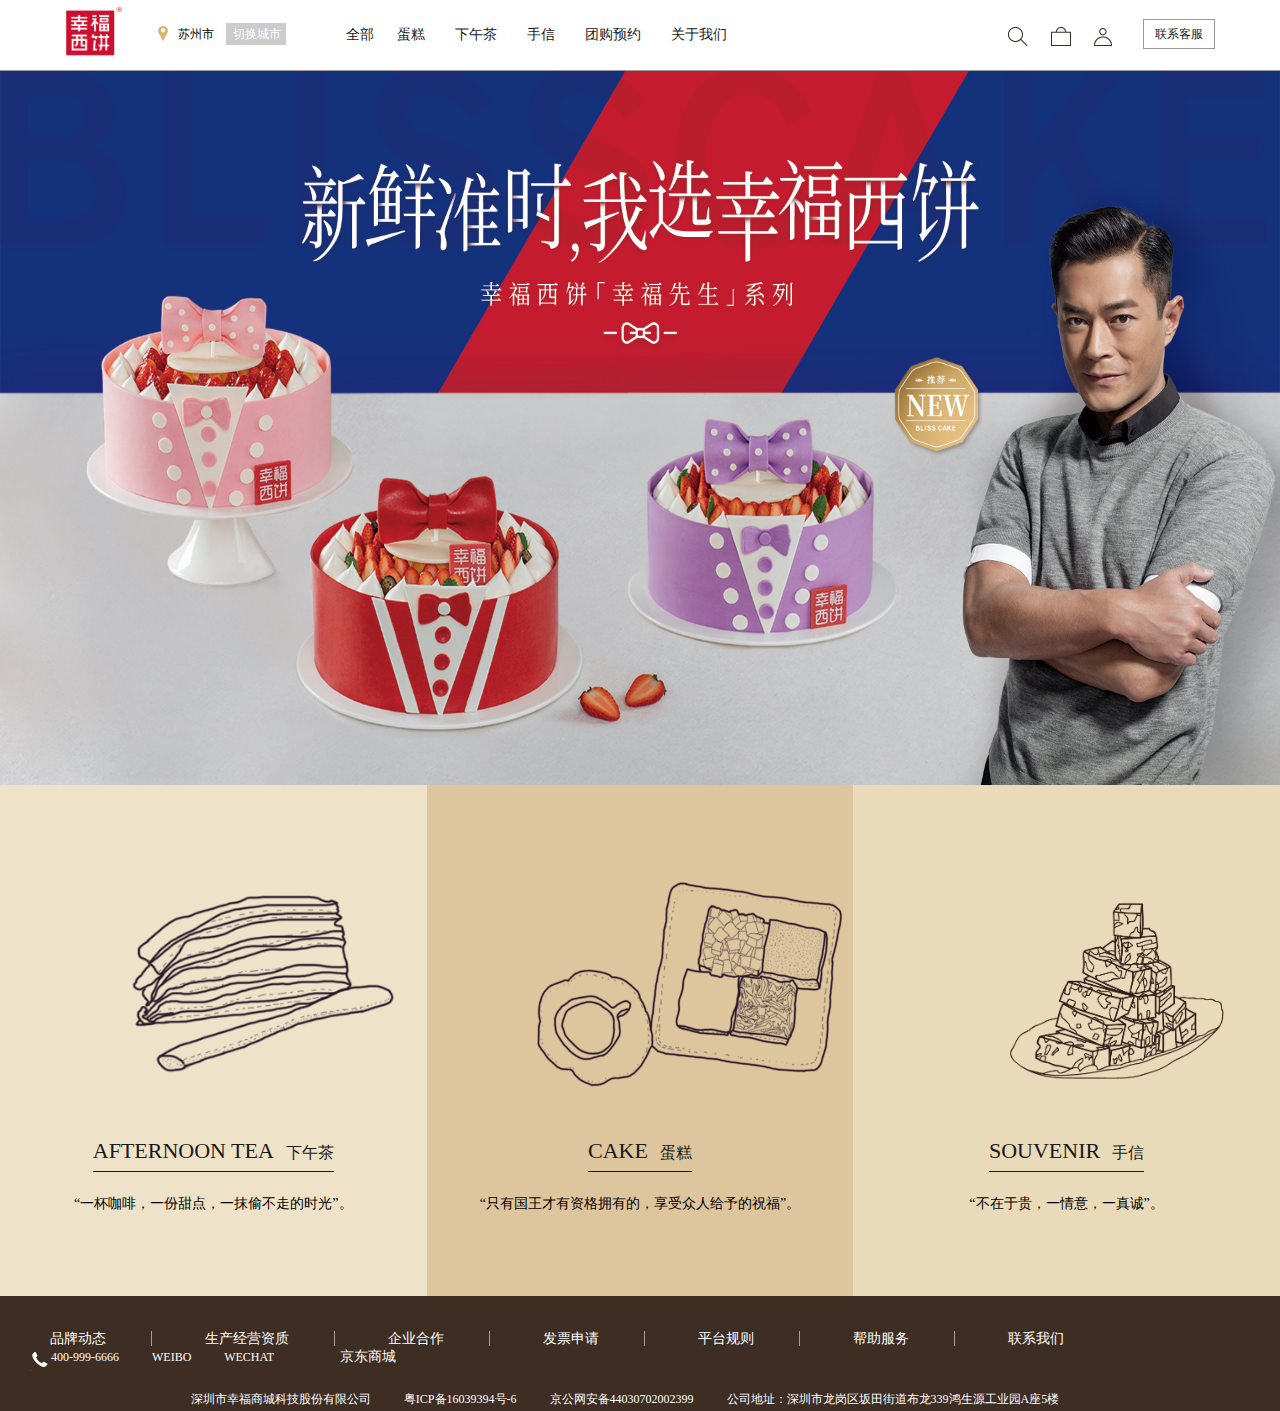
<file: index.html>
<!DOCTYPE html>
<html lang="en">
<head>
    <meta charset="UTF-8">
    <title>幸福西饼</title>
    <link rel="stylesheet" href="./css/common.css">
    <link rel="stylesheet" href="./css/index.css">
    <link rel="stylesheet" href="./css/public.css">
</head>
<body>
<div id="box">
    <div class="xf_header">
        <header>
            <a href="./index.html">
                <img src="./img/logo.png" alt="">
            </a>
            <div class="city">
                <img src="./img/icon-address-ce5b501bbd.png" alt="">
                <span>苏州市</span>
                <a href="">切换城市</a>
            </div>
            <div class="nav">
                <a href="./detail.html">全部</a>
                <a href="./detail.html">蛋糕</a>
                <a href="./detail.html">下午茶</a>
                <a href="./detail.html">手信</a>
                <a href="">团购预约</a>
                <a href="">关于我们</a>
            </div>
            <div class="link">
                <img src="./img/i-search-dc06356b0f.jpg" alt="">
                <img src="./img/i-cart-4e2d840871.jpg" alt="">
                <img src="./img/i-user-1e45b8b4a0.jpg" alt="">
                <a href="">联系客服</a>
            </div>
        </header>
    </div>

    <div class="xf_banner">
        <a href="./detail.html">
            <img src="./img/banner.jpg" alt="">
        </a>
    </div>

    <div class="xf_category clearFloat">
        <div>
            <div class="imgDiv">
                <a href="./detail.html">
                    <img src="./img/ca-afternoontea-1e35a934ca.png" alt="">
                </a>
            </div>
            <div class="info">
                <a href="./detail.html">
                    <span>AFTERNOON TEA</span>
                    <span>下午茶</span>
                </a>
                <p>“一杯咖啡，一份甜点，一抹偷不走的时光”。</p>
            </div>
        </div>
        <div>
            <div class="imgDiv">
                <a href="./detail.html">
                    <img src="./img/ca-cake-6eb00be5b9.png" alt="">
                </a>
            </div>
            <div class="info">
                <a href="./detail.html">
                    <span>CAKE</span>
                    <span>蛋糕</span>
                </a>
                <p>“只有国王才有资格拥有的，享受众人给予的祝福”。</p>
            </div>
        </div>
        <div>
            <div class="imgDiv">
                <a href="./detail.html">
                    <img src="./img/ca-freehand-ec27fabddf.png" alt="">
                </a>
            </div>
            <div class="info">
                <a href="./detail.html">
                    <span>SOUVENIR</span>
                    <span>手信</span>
                </a>
                <p>“不在于贵，一情意，一真诚”。</p>
            </div>
        </div>
    </div>

    <div class="xf_footer">
        <footer>
            <div class="footer1 clearFloat">
                <div class="footerLeft">
                    <a href="">品牌动态</a>
                    <a href="">生产经营资质</a>
                    <a href="">企业合作</a>
                    <a href="">发票申请</a>
                    <a href="">平台规则</a>
                    <a href="">帮助服务</a>
                    <a href="">联系我们</a>
                </div>
                <div class="footerRight">
                    <a href="" class="tel">
                        <span class="img"></span>
                        <span>400-999-6666</span>
                    </a>
                    <a href="">WEIBO</a>
                    <a href="">WECHAT</a>
                    <a href="">京东商城</a>
                </div>
            </div>
            <div class="footer2">
                <span>深圳市幸福商城科技股份有限公司</span>
                <span><a href="">粤ICP备16039394号-6</a></span>
                <span><a href="">京公网安备44030702002399</a></span>
                <span>公司地址：深圳市龙岗区坂田街道布龙339鸿生源工业园A座5楼</span>
            </div>
        </footer>
    </div>
</div>
</body>
</html>
</file>
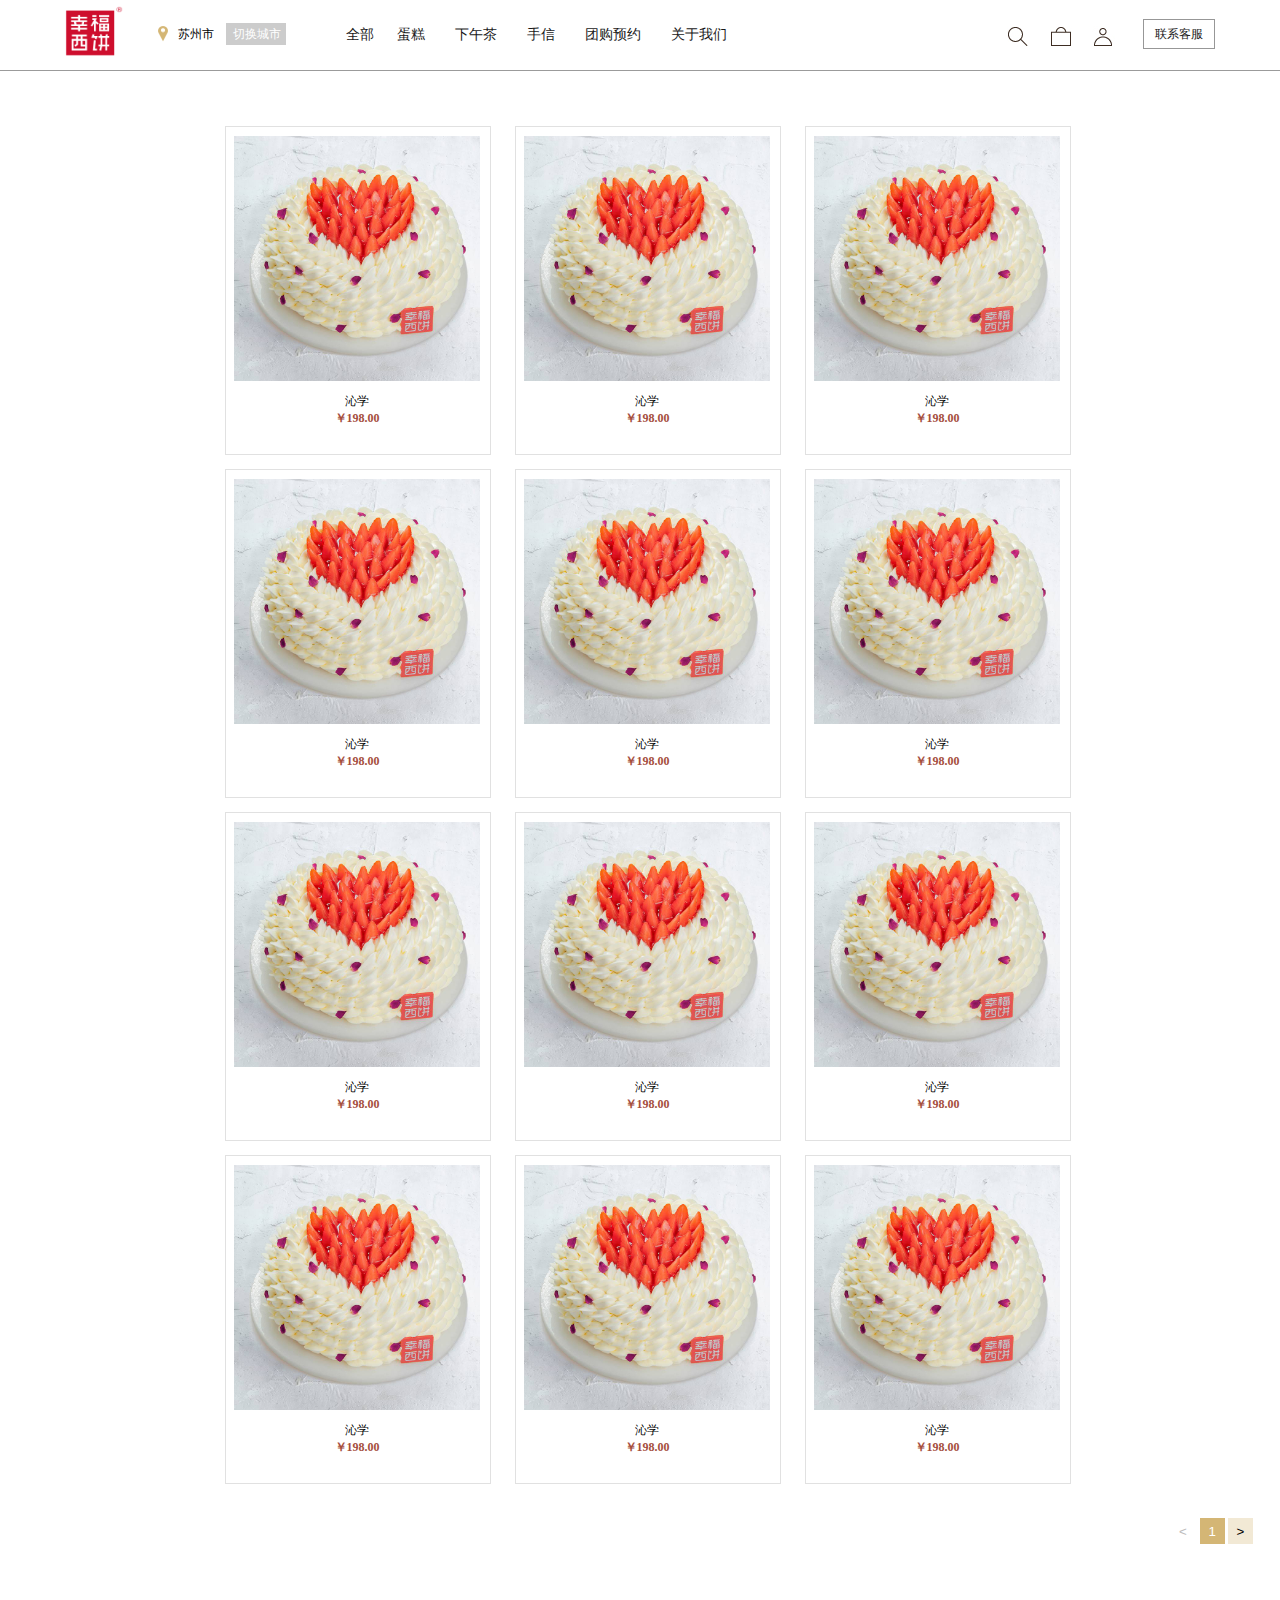
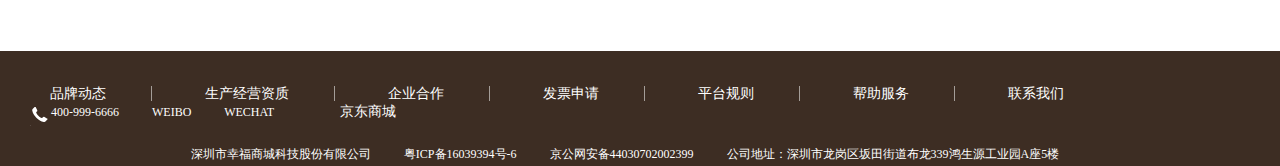
<file: detail.html>
<!DOCTYPE html>
<html lang="en">
<head>
    <meta charset="UTF-8">
    <title>详情页</title>
    <link rel="stylesheet" href="./css/common.css">
    <link rel="stylesheet" href="./css/public.css">
    <link rel="stylesheet" href="./css/detail.css">
</head>
<body>
<div id="detail">
    <div class="xf_header">
        <header>
            <a href="./index.html">
                <img src="./img/logo.png" alt="">
            </a>
            <div class="city">
                <img src="./img/icon-address-ce5b501bbd.png" alt="">
                <span>苏州市</span>
                <a href="">切换城市</a>
            </div>
            <div class="nav">
                <a href="">全部</a>
                <a href="">蛋糕</a>
                <a href="">下午茶</a>
                <a href="">手信</a>
                <a href="">团购预约</a>
                <a href="">关于我们</a>
            </div>
            <div class="link">
                <img src="./img/i-search-dc06356b0f.jpg" alt="">
                <img src="./img/i-cart-4e2d840871.jpg" alt="">
                <img src="./img/i-user-1e45b8b4a0.jpg" alt="">
                <a href="">联系客服</a>
            </div>
        </header>
    </div>

    <div class="xf_content clearFloat">
        <ul class="clearFloat">
            <li>
                <img src="./img/cake.jpg" alt="">
                <p class="cate_name">沁学</p>
                <p class="cate_price">￥198.00</p>
            </li>
            <li>
                <img src="./img/cake.jpg" alt="">
                <p class="cate_name">沁学</p>
                <p class="cate_price">￥198.00</p>
            </li>
            <li>
                <img src="./img/cake.jpg" alt="">
                <p class="cate_name">沁学</p>
                <p class="cate_price">￥198.00</p>
            </li>
            <li>
                <img src="./img/cake.jpg" alt="">
                <p class="cate_name">沁学</p>
                <p class="cate_price">￥198.00</p>
            </li>
            <li>
                <img src="./img/cake.jpg" alt="">
                <p class="cate_name">沁学</p>
                <p class="cate_price">￥198.00</p>
            </li>
            <li>
                <img src="./img/cake.jpg" alt="">
                <p class="cate_name">沁学</p>
                <p class="cate_price">￥198.00</p>
            </li>
            <li>
                <img src="./img/cake.jpg" alt="">
                <p class="cate_name">沁学</p>
                <p class="cate_price">￥198.00</p>
            </li>
            <li>
                <img src="./img/cake.jpg" alt="">
                <p class="cate_name">沁学</p>
                <p class="cate_price">￥198.00</p>
            </li>
            <li>
                <img src="./img/cake.jpg" alt="">
                <p class="cate_name">沁学</p>
                <p class="cate_price">￥198.00</p>
            </li>
            <li>
                <img src="./img/cake.jpg" alt="">
                <p class="cate_name">沁学</p>
                <p class="cate_price">￥198.00</p>
            </li>
            <li>
                <img src="./img/cake.jpg" alt="">
                <p class="cate_name">沁学</p>
                <p class="cate_price">￥198.00</p>
            </li>
            <li>
                <img src="./img/cake.jpg" alt="">
                <p class="cate_name">沁学</p>
                <p class="cate_price">￥198.00</p>
            </li>
        </ul>

        <div class="page ">
            <button class="btn1"><</button>
            <button class="btn2">1</button>
            <button class="btn3">></button>
        </div>
    </div>

    <div class="xf_footer">
        <footer>
            <div class="footer1 clearFloat">
                <div class="footerLeft">
                    <a href="">品牌动态</a>
                    <a href="">生产经营资质</a>
                    <a href="">企业合作</a>
                    <a href="">发票申请</a>
                    <a href="">平台规则</a>
                    <a href="">帮助服务</a>
                    <a href="">联系我们</a>
                </div>
                <div class="footerRight">
                    <a href="" class="tel">
                        <span class="img"></span>
                        <span>400-999-6666</span>
                    </a>
                    <a href="">WEIBO</a>
                    <a href="">WECHAT</a>
                    <a href="">京东商城</a>
                </div>
            </div>
            <div class="footer2">
                <span>深圳市幸福商城科技股份有限公司</span>
                <span><a href="">粤ICP备16039394号-6</a></span>
                <span><a href="">京公网安备44030702002399</a></span>
                <span>公司地址：深圳市龙岗区坂田街道布龙339鸿生源工业园A座5楼</span>
            </div>
        </footer>
    </div>
</div>
</body>
</html>
</file>
<file: css/common.css>
*{
    padding: 0;
    margin: 0;
}

html{
    font-family: "微软雅黑";
    font-size: 12px;
    background-color: #eeeeee;
}

.clearFloat:after{
    content: "";
    display: block;
    clear: both;
}

a{
    text-decoration: none;
}

li{
    list-style: none;
}

img{
    /*vertical-align 属性设置元素的垂直对齐方式。
      top : 把元素的顶端与行中最高元素的顶端对齐
    */
    vertical-align: top;
    border: 0;
}
</file>
<file: css/index.css>
.xf_header{
    background-color: #ffffff;
    width: 100%;
    height: 70px;
    border-bottom: 1px solid #9b9b9b;
    /*固定定位，让头部保持一个位置不动*/
    position: fixed;
    top: 0;
    left: 0;
    z-index: 10;
}
.xf_header header{
    /*background-color: pink;*/
    width: 1150px;
    height: 70px;
    margin: 0 auto;
    /*overflow: hidden;*/
}

.xf_header header >a{
    float: left;
}

.xf_header header >a img{
    width: 58px;
    height: 54px;
    margin-top: 6px;
}

.xf_header header .city{
    float: left;
    margin-left: 35px;
    margin-top: 26px;
    font-size: 12px;
}
.xf_header header .city img{
    width: 10px;
    height: 16px;
}
.xf_header header .city span{
    margin-left: 7px;
}

.xf_header header .city a{
    color: #ffffff;
    padding: 4px 5px 4px 7px;
    background-color: #cccccc;
    margin-left: 9px;
}

.xf_header header .nav{
    float: left;
    margin-left: 60px;
}

.xf_header header .nav a{
    color: #191919;
    font-size: 14px;
    margin-right: 27px;
    line-height: 70px;
}

.xf_header header .nav a:first-child{
    margin-right: 20px;
}

.xf_header header .nav a:last-child{
    margin-right: 0;
}

.xf_header header .link{
    float: right;
    margin-top: 26px;
}

.xf_header header .link img{
    float: left;
    margin-right: 20px;
}

.xf_header header .link a{
    color: #191919;
    border: 1px solid #979797;
    padding: 7px 11px 7px 11px;
    margin-left: 8px;
}

/***********banner*************/

.xf_banner{
    height: 715px;
    /*因为头部加了固定定位，所以这里用margin-top加个间距 否则这里一部分会跑到头部后面*/
    margin-top: 70px;
}

.xf_banner a img{
    width: 100%;
    height: 100%;
}

/*******category*********/

.xf_category >div{
    width: 33.33%;
    height: 511px;
    float: left;
    text-align: center;
}

.xf_category >div:nth-child(1){
    background-color: #eee2c8;
}

.xf_category >div:nth-child(2){
    background-color: #ddc59e;
}

.xf_category >div:nth-child(3){
    background-color: #e9daba;
}

.xf_category >div .imgDiv{
    width: 527px;
    height: 307.45px;
    margin-top: 46px;
    position: relative;
}

.xf_category >div .imgDiv img{
    position: absolute;
    margin: auto;
    top: 0;
    right: 0;
    left: 0;
    bottom: 0;
}

.xf_category >div:nth-child(1) .imgDiv img{
    width: 263.5px;
    height: 179.45px;
}

.xf_category >div:nth-child(2) .imgDiv img{
    width: 305.66px;
    height: 205.09px;
}

.xf_category >div:nth-child(3) .imgDiv img{
    width: 263.5px;
    height: 263.5px;
}

.xf_category >div .info a{
    border-bottom: 1px solid #191919;
    color: #191919;
    padding-bottom: 7px;
    display: inline-block;
}

.xf_category >div .info a span:first-child{
    font-size: 22px;
}

.xf_category >div .info a span:last-child{
    font-size: 16px;
    margin-left: 9px;
}

.xf_category >div .info p{
    font-size: 14px;
    margin-top: 23px;
}

/*****footer******/
.xf_footer footer{
    width: 100%;
    height: 115px;
    background-color: #3d2d23;
    overflow: hidden;
}

.xf_footer footer .footer1{
    margin-top: 34px;
}

.xf_footer footer .footer1 .footerLeft{
    float: left;
}

.xf_footer footer .footer1 .footerRight{
    float: left;
}

.xf_footer footer .footer1 .footerLeft a{
    color: #ffffff;
    font-size: 14px;
    padding-right: 45px;
    padding-left: 50px;
    border-right: 1px solid #a49d98;
}

.xf_footer footer .footer1 .footerLeft a:last-child{
    border: 0;
}

.xf_footer footer .footer1 .footerRight{
    margin-left: 30px;
}

.xf_footer footer .footer1 .footerRight a{
    color: #ffffff;
    font-size: 12px;
    margin-right: 30px;
}

.xf_footer footer .footer1 .footerRight .tel .img{
    background: url("../img/sprite-08fffb123c.png");
    background-position: -56px -87px;
    display: block;
    width: 19px;
    height: 19px;
    float: left;
    margin-right: 2px;
    margin-top: 4px;
}

.xf_footer footer .footer1 .footerRight a:last-child{
    margin-left: 33px;
    font-size: 14px;
}

.xf_footer footer .footer2{
    color: #ffffff;
    text-align: center;
    margin-top: 20px;
}

.xf_footer footer .footer2 a{
    color: #ffffff;
}

.xf_footer footer .footer2 span{
    margin-right: 30px;
}
</file>
<file: css/public.css>
.xf_header{
    background-color: #ffffff;
    width: 100%;
    height: 70px;
    border-bottom: 1px solid #9b9b9b;
    /*固定定位，让头部保持一个位置不动*/
    position: fixed;
    top: 0;
    left: 0;
    z-index: 10;
}
.xf_header header{
    /*background-color: pink;*/
    width: 1150px;
    height: 70px;
    margin: 0 auto;
    /*overflow: hidden;*/
}

.xf_header header >a{
    float: left;
}

.xf_header header >a img{
    width: 58px;
    height: 54px;
    margin-top: 6px;
}

.xf_header header .city{
    float: left;
    margin-left: 35px;
    margin-top: 26px;
    font-size: 12px;
}
.xf_header header .city img{
    width: 10px;
    height: 16px;
}
.xf_header header .city span{
    margin-left: 7px;
}

.xf_header header .city a{
    color: #ffffff;
    padding: 4px 5px 4px 7px;
    background-color: #cccccc;
    margin-left: 9px;
}

.xf_header header .nav{
    float: left;
    margin-left: 60px;
}

.xf_header header .nav a{
    color: #191919;
    font-size: 14px;
    margin-right: 27px;
    line-height: 70px;
}

.xf_header header .nav a:first-child{
    margin-right: 20px;
}

.xf_header header .nav a:last-child{
    margin-right: 0;
}

.xf_header header .link{
    float: right;
    margin-top: 26px;
}

.xf_header header .link img{
    float: left;
    margin-right: 20px;
}

.xf_header header .link a{
    color: #191919;
    border: 1px solid #979797;
    padding: 7px 11px 7px 11px;
    margin-left: 8px;
}

/*****footer******/
.xf_footer footer{
    width: 100%;
    height: 115px;
    background-color: #3d2d23;
    overflow: hidden;
}

.xf_footer footer .footer1{
    margin-top: 34px;
}

.xf_footer footer .footer1 .footerLeft{
    float: left;
}

.xf_footer footer .footer1 .footerRight{
    float: left;
}

.xf_footer footer .footer1 .footerLeft a{
    color: #ffffff;
    font-size: 14px;
    padding-right: 45px;
    padding-left: 50px;
    border-right: 1px solid #a49d98;
}

.xf_footer footer .footer1 .footerLeft a:last-child{
    border: 0;
}

.xf_footer footer .footer1 .footerRight{
    margin-left: 30px;
}

.xf_footer footer .footer1 .footerRight a{
    color: #ffffff;
    font-size: 12px;
    margin-right: 30px;
}

.xf_footer footer .footer1 .footerRight .tel .img{
    background: url("../img/sprite-08fffb123c.png");
    background-position: -56px -87px;
    display: block;
    width: 19px;
    height: 19px;
    float: left;
    margin-right: 2px;
    margin-top: 4px;
}

.xf_footer footer .footer1 .footerRight a:last-child{
    margin-left: 33px;
    font-size: 14px;
}

.xf_footer footer .footer2{
    color: #ffffff;
    text-align: center;
    margin-top: 20px;
}

.xf_footer footer .footer2 a{
    color: #ffffff;
}

.xf_footer footer .footer2 span{
    margin-right: 30px;
}
</file>
<file: css/detail.css>
.xf_content {
    margin-top: 70px;
    background-color:#ffffff;
}

.xf_content ul {
    padding-top:56px;
    margin: 0 0 20px 225px;
}

.xf_content ul li{
    width: 266px;
    height: 329px;
    border: 1px solid #e1e1e1;
    padding: 9px 9px 0 7px;
    box-sizing: border-box;
    text-align: center;
    margin-right: 24px;
    margin-bottom: 14px;
    float: left;
}

.xf_content ul li img{
    width: 246px;
    height: 245px;
}

.xf_content ul li .cate_name{
    margin-top: 12px;
}

.xf_content ul li .cate_price{
    font-weight: bold;
    color: #a54e3d;
}

.xf_content .page{
    margin-left: 1179px;
    margin-bottom: 107px;
}

.xf_content .btn1{
    background-color: #ffffff;
    border: 0;
    color:#bdbcbc ;
    margin-right: 10px;
}

.xf_content .btn2{
    background-color: #d4b675;
    border: 0;
    width: 25px;
    height: 26px;
    color: #ffffff;
}

.xf_content .btn3{
    background-color: #f2e9d5;
    border: 0;
    width: 25px;
    height: 26px;
}
</file>
